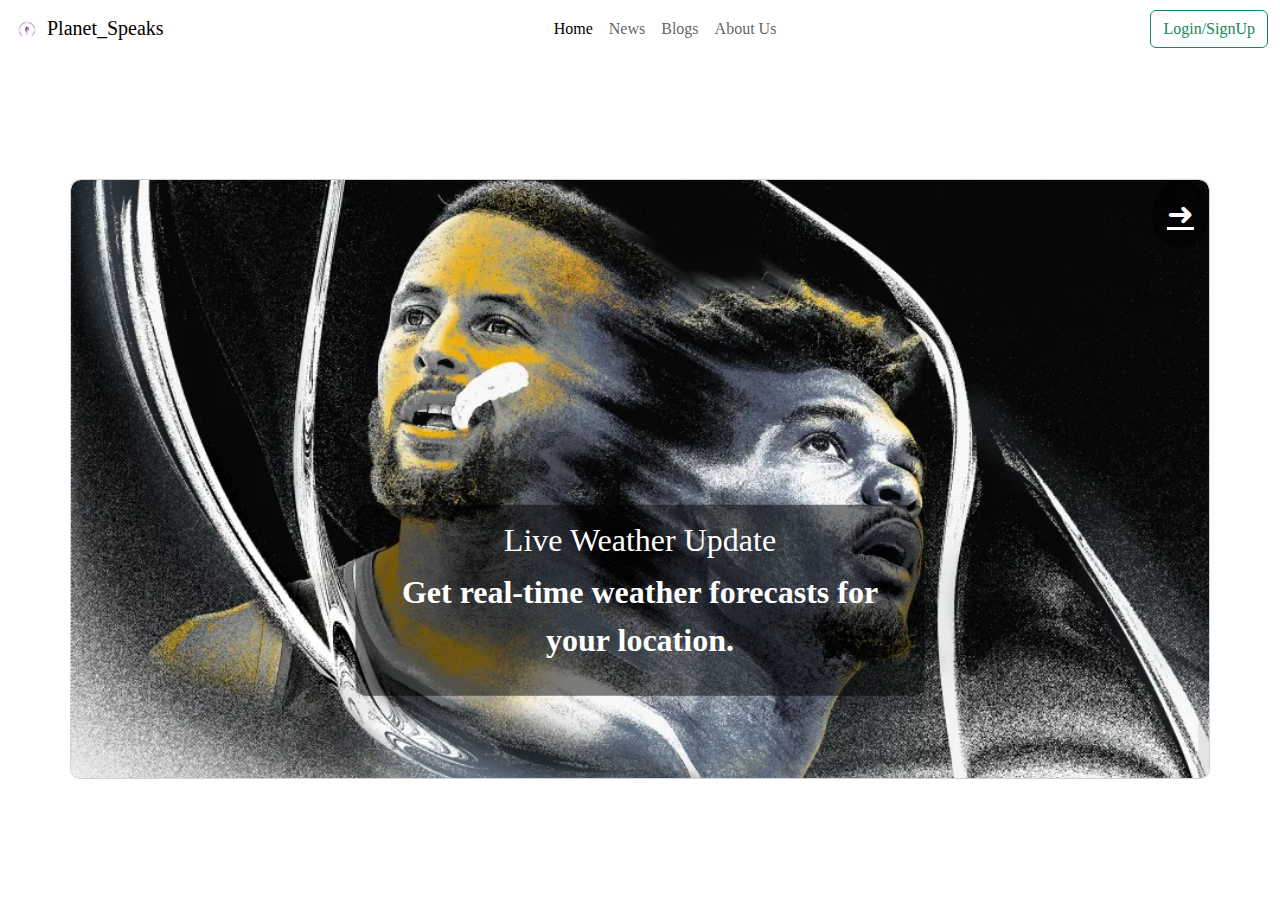
<file: index.html>
<!doctype html>
<html lang="en">
  <head>
    <meta charset="utf-8">
    <meta name="viewport" content="width=device-width, initial-scale=1">
    <title>Planet Speaks</title>
    <link rel="icon" href="img/icon.png">
    <link rel="stylesheet" href="style.css">
    <link href="https://cdn.jsdelivr.net/npm/bootstrap@5.3.3/dist/css/bootstrap.min.css" rel="stylesheet" integrity="sha384-QWTKZyjpPEjISv5WaRU9OFeRpok6YctnYmDr5pNlyT2bRjXh0JMhjY6hW+ALEwIH" crossorigin="anonymous">
  </head>
  <body style="font-family: 'Gentium Book Basic';">
    <head>
        <nav class="navbar navbar-expand-lg">
            <div class="container-fluid">
                
              <a class="navbar-brand" href="#">
                <img src="img/icon.png" alt="" width="30" height="30">
                Planet_Speaks
              </a>
              <button class="navbar-toggler" type="button" data-bs-toggle="collapse" data-bs-target="#navbarNav" aria-controls="navbarNav" aria-expanded="false" aria-label="Toggle navigation">
                <span class="navbar-toggler-icon"></span>
              </button>
              <div class="collapse navbar-collapse" id="navbarNav">
                <ul class="navbar-nav mx-auto">
                  <li class="nav-item">
                    <a class="nav-link active" aria-current="page" href="index.html">Home</a>
                  </li>
                  <li class="nav-item">
                    <a class="nav-link" href="news.html">News</a>
                  </li>
                  <li class="nav-item">
                    <a class="nav-link" href="blogs.html">Blogs</a>
                  </li>
                  <li class="nav-item">
                    <a class="nav-link" href="about.html">About Us</a>
                  </li>
                </ul>
                <a href="login.html"><button class="btn btn-outline-success" type="submit">Login/SignUp</button></a>  
              </div>
            </div>
          </nav>
    </head>

    <main>
        <section class="container p-0">
            <div class="card text-center position-relative overflow-hidden d-flex flex-column"
                 style="border-radius: 10px; height: 85vh; max-height: 600px;">
                <div class="row align-items-start flex-grow-1 m-0">
                    <div class="col-12 p-0 h-100 position-relative">
                        <img src="img/06a4f6b0-d9bf-11ef-ba6e-34fface2083e.webp" 
                             alt="news img" 
                             class="img-fluid w-100 h-100" 
                             style="border-radius: 10px; object-fit: cover; max-height: 600px;">
                        
                        <!-- Overlay Text -->
                        <div class="overlay-text position-absolute top-60 start-50 translate-middle text-white">
                            <h2>Live Weather Update</h2>
                            <p>Get real-time weather forecasts for your location.</p>
                        </div>
    
                        <!-- Forward Icon Button -->
                        <a href="story.html" class="position-absolute top-0 end-0 text-white" 
                           style="cursor: pointer; font-size: 2rem; background: rgba(0, 0, 0, 0.5); padding: 10px 15px; border-radius: 50%;">
                            ➜
                        </a>
                    </div>
                </div>
            </div>
        </section>
    </main>
    
    
    
    
    
    <script src="https://cdn.jsdelivr.net/npm/bootstrap@5.3.3/dist/js/bootstrap.bundle.min.js" integrity="sha384-YvpcrYf0tY3lHB60NNkmXc5s9fDVZLESaAA55NDzOxhy9GkcIdslK1eN7N6jIeHz" crossorigin="anonymous"></script>
  </body>
</html>
</file>
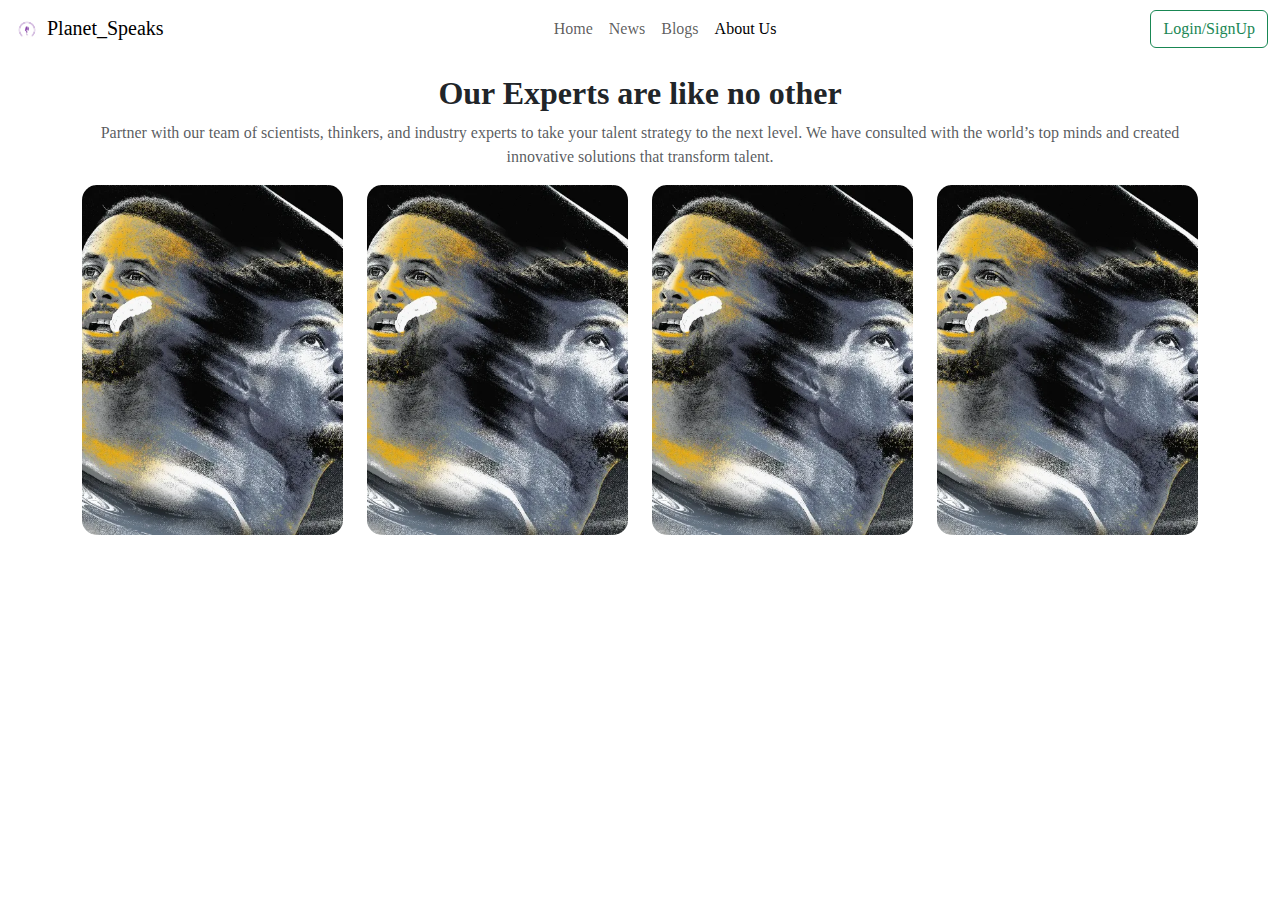
<file: about.html>
<!doctype html>
<html lang="en">
  <head>
    <meta charset="utf-8">
    <meta name="viewport" content="width=device-width, initial-scale=1">
    <title>About Us</title>
    <link rel="icon" href="img/icon.png">
    <link href="https://cdn.jsdelivr.net/npm/bootstrap@5.3.3/dist/css/bootstrap.min.css" rel="stylesheet" integrity="sha384-QWTKZyjpPEjISv5WaRU9OFeRpok6YctnYmDr5pNlyT2bRjXh0JMhjY6hW+ALEwIH" crossorigin="anonymous">
    <style>
        .expert-img {
            border-radius: 15px;
            object-fit: cover;
            height: 350px;
        }
    </style>
</head>
<body style="font-family: 'Gentium Book Basic';">

    <head>
        <nav class="navbar navbar-expand-lg">
            <div class="container-fluid">
                
              <a class="navbar-brand" href="#">
                <img src="img/icon.png" alt="" width="30" height="30">
                Planet_Speaks
              </a>
              <button class="navbar-toggler" type="button" data-bs-toggle="collapse" data-bs-target="#navbarNav" aria-controls="navbarNav" aria-expanded="false" aria-label="Toggle navigation">
                <span class="navbar-toggler-icon"></span>
              </button>
              <div class="collapse navbar-collapse" id="navbarNav">
                <ul class="navbar-nav mx-auto">
                    <li class="nav-item">
                      <a class="nav-link" href="index.html">Home</a>
                    </li>
                    <li class="nav-item">
                      <a class="nav-link"  href="news.html">News</a>
                    </li>
                    <li class="nav-item">
                      <a class="nav-link"  href="blogs.html">Blogs</a>
                    </li>
                    <li class="nav-item">
                      <a class="nav-link active" aria-current="page" href="about.html">About Us</a>
                    </li>
                  </ul>
                  <a href="login.html"><button class="btn btn-outline-success" type="submit">Login/SignUp</button></a>  
              </div>
            </div>
          </nav>
    </head>

<div class="container text-center py-3">
    <h2 class="fw-bold">Our Experts are like no other</h2>
    <p class="text-muted">
        Partner with our team of scientists, thinkers, and industry experts to take your talent strategy to the next level. 
        We have consulted with the world’s top minds and created innovative solutions that transform talent.
    </p>

    <!-- Experts Section -->
    <div class="row justify-content-center">
        <div class="col-md-3 col-sm-6 mb-2">
            <img src="img/06a4f6b0-d9bf-11ef-ba6e-34fface2083e.webp" class="img-fluid expert-img" alt="Expert">
        </div>
        <div class="col-md-3 col-sm-6 mb-2">
            <img src="img/06a4f6b0-d9bf-11ef-ba6e-34fface2083e.webp" class="img-fluid expert-img" alt="Expert">
        </div>
        <div class="col-md-3 col-sm-6 mb-2">
            <img src="img/06a4f6b0-d9bf-11ef-ba6e-34fface2083e.webp" class="img-fluid expert-img" alt="Expert">
        </div>
        <div class="col-md-3 col-sm-6 mb-2">
            <img src="img/06a4f6b0-d9bf-11ef-ba6e-34fface2083e.webp" class="img-fluid expert-img" alt="Expert">
        </div>
        
    </div>

   
</div>

<script src="https://cdn.jsdelivr.net/npm/bootstrap@5.3.3/dist/js/bootstrap.bundle.min.js"></script>
</body>
</html>
</file>
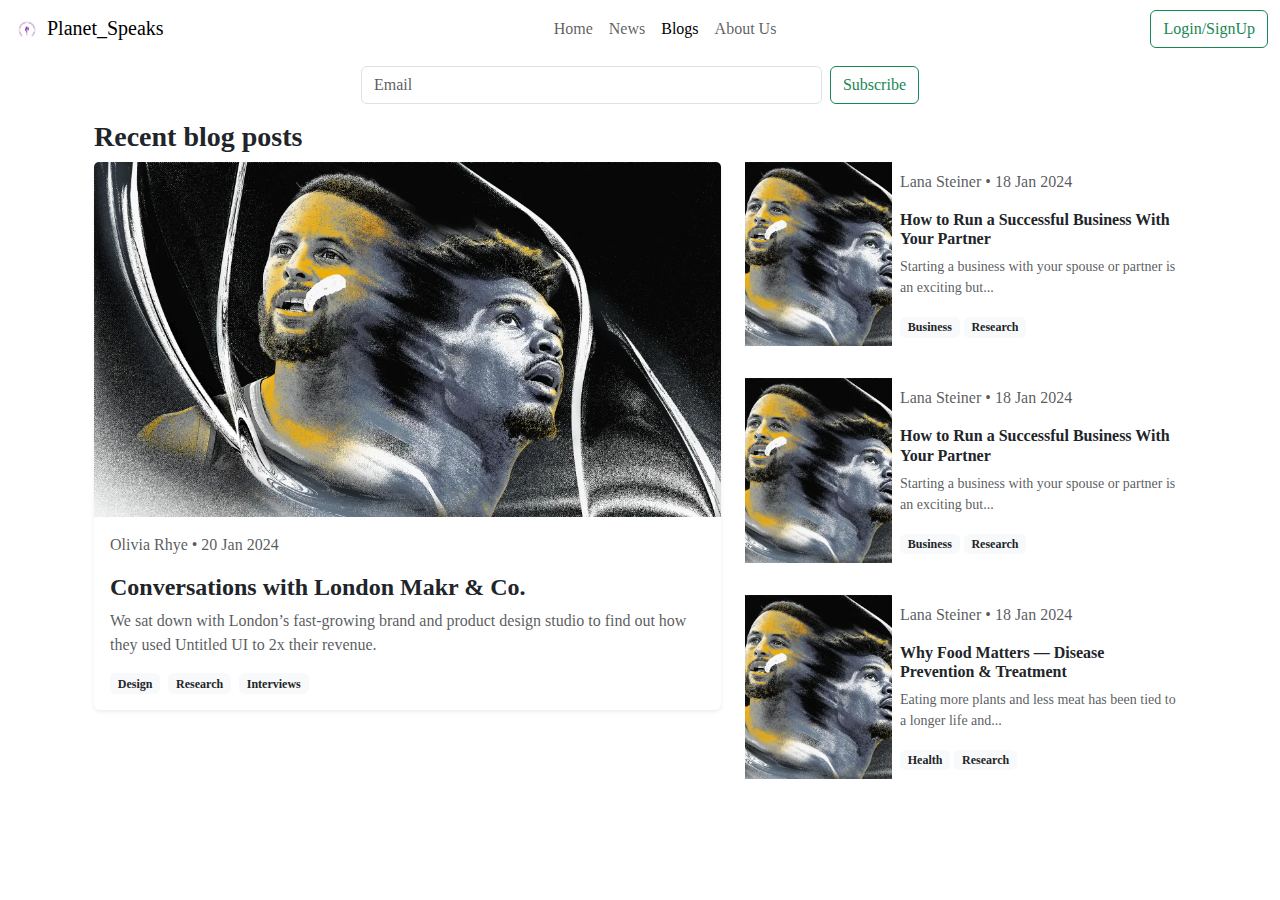
<file: blogs.html>
<!doctype html>
<html lang="en">
  <head>
    <meta charset="utf-8">
    <meta name="viewport" content="width=device-width, initial-scale=1">
    <title>News</title>
    <link rel="icon" href="img/icon.png">
    <link href="https://cdn.jsdelivr.net/npm/bootstrap@5.3.3/dist/css/bootstrap.min.css" rel="stylesheet" integrity="sha384-QWTKZyjpPEjISv5WaRU9OFeRpok6YctnYmDr5pNlyT2bRjXh0JMhjY6hW+ALEwIH" crossorigin="anonymous">
  </head>
  <body style="font-family: 'Gentium Book Basic';">
    <head>
        <nav class="navbar navbar-expand-lg">
            <div class="container-fluid">
                
              <a class="navbar-brand" href="#">
                <img src="img/icon.png" alt="" width="30" height="30">
                Planet_Speaks
              </a>
              <button class="navbar-toggler" type="button" data-bs-toggle="collapse" data-bs-target="#navbarNav" aria-controls="navbarNav" aria-expanded="false" aria-label="Toggle navigation">
                <span class="navbar-toggler-icon"></span>
              </button>
              <div class="collapse navbar-collapse" id="navbarNav">
                <ul class="navbar-nav mx-auto">
                    <li class="nav-item">
                      <a class="nav-link" href="index.html">Home</a>
                    </li>
                    <li class="nav-item">
                      <a class="nav-link"  href="news.html">News</a>
                    </li>
                    <li class="nav-item">
                      <a class="nav-link active" aria-current="page" href="blogs.html">Blogs</a>
                    </li>
                    <li class="nav-item">
                      <a class="nav-link" href="about.html">About Us</a>
                    </li>
                  </ul>
                  <a href="login.html"><button class="btn btn-outline-success" type="submit">Login/SignUp</button></a>  
              </div>
            </div>
          </nav>
    </head>


    <main class="container">
        
          <div class="d-flex justify-content-center align-items-center my-2">
            <form class="d-flex align-items-center w-50" role="search">
                <input class="form-control flex-grow-1 me-2" type="email" placeholder="Email" aria-label="Search">
                <button class="btn btn-outline-success" type="submit">Subscribe</button>
            </form>
          </div>
    
      
      <div class="container my-3">
        <h3 class="fw-bold">Recent blog posts</h3>
         <div class="row g-4">
            <!-- Featured Blog Post -->
                <div class="col-lg-7">
                    <div class="card border-0 shadow-sm">
                        <img src="img/06a4f6b0-d9bf-11ef-ba6e-34fface2083e.webp" class="card-img-top" alt="Featured Blog" width="50">
                        <div class="card-body">
                            <p class="text-muted">Olivia Rhye • 20 Jan 2024</p>
                            <h4 class="fw-bold">Conversations with London Makr & Co.</h4>
                            <p class="text-muted">
                                We sat down with London’s fast-growing brand and product design studio to find out how they used Untitled UI to 2x their revenue.
                            </p>
                            <div class="d-flex gap-2">
                                <span class="badge bg-light text-dark">Design</span>
                                <span class="badge bg-light text-dark">Research</span>
                                <span class="badge bg-light text-dark">Interviews</span>
                            </div>
                            <a href="#" class="stretched-link"></a>
                        </div>
                    </div>
                </div> 
    
            <!-- Smaller Blog Posts -->
            <div class="col-lg-5 d-flex flex-column gap-3">
                   <div class="mb-3" style="max-width: 540px;">
                      <div class="row g-0">
                          <div class="col-md-4">
                              <img src="img/06a4f6b0-d9bf-11ef-ba6e-34fface2083e.webp" 
                                  class="img-fluid h-100 w-100" 
                                  style="object-fit: cover;" 
                                  alt="news post">
                          </div>
                          <div class="col-md-8 p-2">
                              <div class="card-body">
                                  <p class="text-muted">Lana Steiner • 18 Jan 2024</p>
                                  <h6 class="fw-bold">How to Run a Successful Business With Your Partner</h6>
                                  <p class="text-muted small">Starting a business with your spouse or partner is an exciting but...</p>
                                  <span class="badge bg-light text-dark">Business</span>
                                  <span class="badge bg-light text-dark">Research</span>
                                
                              </div>
                          </div>
                      </div>
                    </div> 
            
    
                

                <div class="mb-3" style="max-width: 540px;">
                  <div class="row g-0">
                      <div class="col-md-4">
                          <img src="img/06a4f6b0-d9bf-11ef-ba6e-34fface2083e.webp" 
                              class="img-fluid h-100 w-100" 
                              style="object-fit: cover;" 
                              alt="news post">
                      </div>
                      <div class="col-md-8 p-2">
                          <div class="card-body">
                            <p class="text-muted">Lana Steiner • 18 Jan 2024</p>
                            <h6 class="fw-bold">How to Run a Successful Business With Your Partner</h6>
                            <p class="text-muted small">Starting a business with your spouse or partner is an exciting but...</p>
                            <span class="badge bg-light text-dark">Business</span>
                            <span class="badge bg-light text-dark">Research</span>
                          
                          </div>
                      </div>
                  </div>
                </div>
    
               

                <div class="mb-3" style="max-width: 540px;">
                  <div class="row g-0">
                      <div class="col-md-4">
                          <img src="img/06a4f6b0-d9bf-11ef-ba6e-34fface2083e.webp" 
                              class="img-fluid h-100 w-100" 
                              style="object-fit: cover;" 
                              alt="news post">
                      </div>
                      <div class="col-md-8 p-2">
                          <div class="card-body">
                            <p class="text-muted">Lana Steiner • 18 Jan 2024</p>
                            <h6 class="fw-bold">Why Food Matters — Disease Prevention & Treatment</h6>
                            <p class="text-muted small">Eating more plants and less meat has been tied to a longer life and...</p>
                            <span class="badge bg-light text-dark">Health</span>
                            <span class="badge bg-light text-dark">Research</span>
                          
                          </div>
                      </div>
                  </div>
                </div>
            </div>
        </div>
    </div>

    
    </main>
    <script src="https://cdn.jsdelivr.net/npm/bootstrap@5.3.3/dist/js/bootstrap.bundle.min.js" integrity="sha384-YvpcrYf0tY3lHB60NNkmXc5s9fDVZLESaAA55NDzOxhy9GkcIdslK1eN7N6jIeHz" crossorigin="anonymous"></script>
  </body>
</html>
</file>
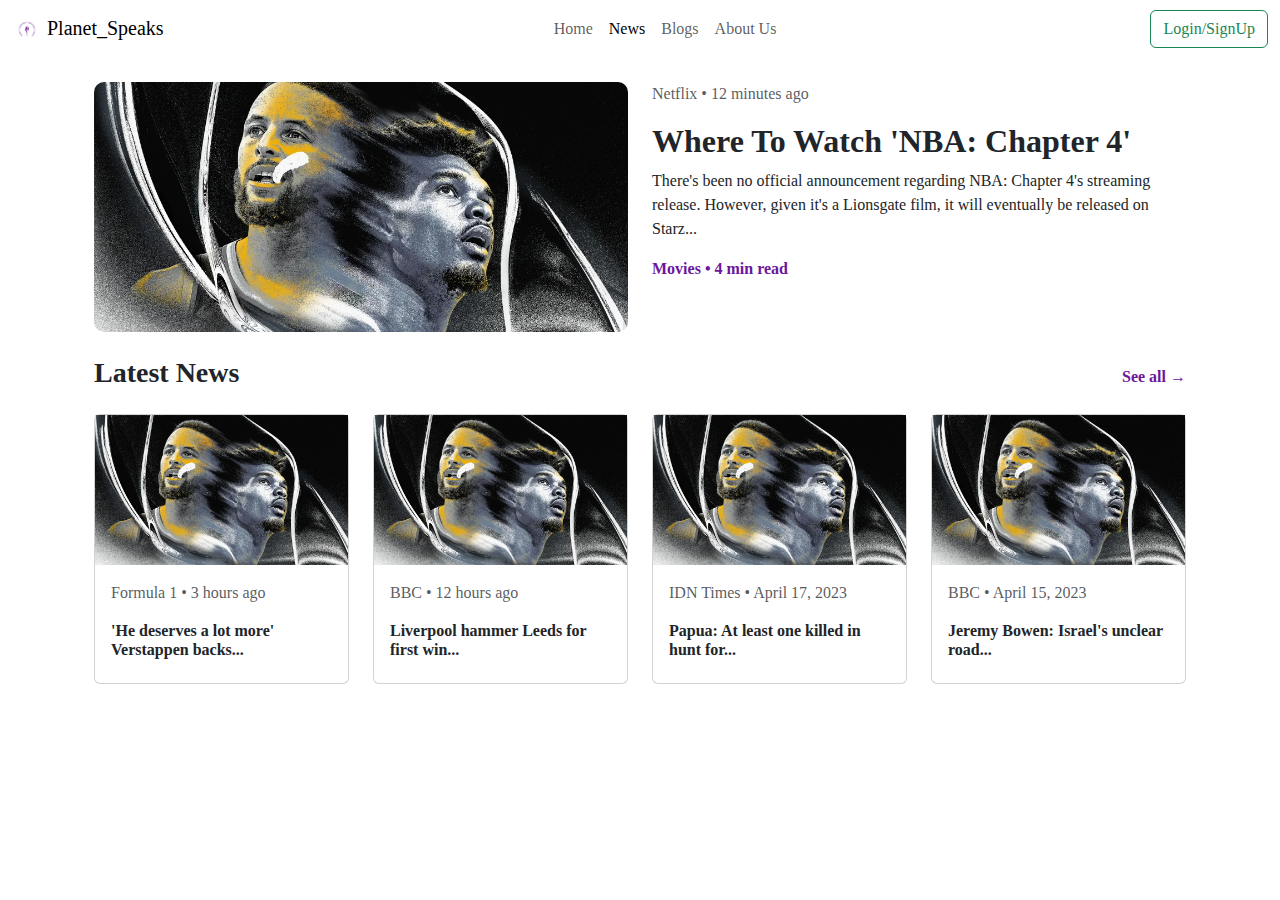
<file: news.html>
<!doctype html>
<html lang="en">
  <head>
    <meta charset="utf-8">
    <meta name="viewport" content="width=device-width, initial-scale=1">
    <title>Blogs</title>
    <link rel="icon" href="img/icon.png">
    <link href="https://cdn.jsdelivr.net/npm/bootstrap@5.3.3/dist/css/bootstrap.min.css" rel="stylesheet" integrity="sha384-QWTKZyjpPEjISv5WaRU9OFeRpok6YctnYmDr5pNlyT2bRjXh0JMhjY6hW+ALEwIH" crossorigin="anonymous">
  </head>
  <body style="font-family: 'Gentium Book Basic';">

    <style>
         .hero-img {
            width: 100%;
            height: 250px;
            object-fit: cover;
            border-radius: 10px;
        }
        .news-card img {
            width: 100%;
            height: 150px;
            object-fit: cover;
            /* border-radius: 10px; */
        }
        .news-category {
            color: #6c169c;
            font-weight: bold;
        }
        .see-all {
            text-decoration: none;
            font-weight: bold;
            color: #6c169c;
        }
    </style>
    <head>
        <nav class="navbar navbar-expand-lg">
            <div class="container-fluid">
                
              <a class="navbar-brand" href="#">
                <img src="img/icon.png" alt="" width="30" height="30">
                Planet_Speaks
              </a>
              <button class="navbar-toggler" type="button" data-bs-toggle="collapse" data-bs-target="#navbarNav" aria-controls="navbarNav" aria-expanded="false" aria-label="Toggle navigation">
                <span class="navbar-toggler-icon"></span>
              </button>
              <div class="collapse navbar-collapse" id="navbarNav">
                <ul class="navbar-nav mx-auto">
                  <li class="nav-item">
                    <a class="nav-link"  href="index.html">Home</a>
                  </li>
                  <li class="nav-item">
                    <a class="nav-link active"  aria-current="page" href="news.html">News</a>
                  </li>
                  <li class="nav-item">
                    <a class="nav-link"  href="blogs.html">Blogs</a>
                  </li>
                  <li class="nav-item">
                    <a class="nav-link" href="about.html">About Us</a>
                  </li>
                </ul>
              <a href="login.html"><button class="btn btn-outline-success" type="submit">Login/SignUp</button></a>  
              </div>
            </div>
          </nav>
    </head>


    <main class="container">
        <div class="container my-4">
            <!-- Hero Section -->
            <div class="row">
                <div class="col-md-6">
                    <img src="img/06a4f6b0-d9bf-11ef-ba6e-34fface2083e.webp" class="hero-img" alt="Featured News">
                </div>
                <div class="col-md-6">
                    <p class="text-muted">Netflix • 12 minutes ago</p>
                    <h2 class="fw-bold">Where To Watch 'NBA: Chapter 4'</h2>
                    <p>There's been no official announcement regarding NBA: Chapter 4's streaming release. However, given it's a Lionsgate film, it will eventually be released on Starz...</p>
                    <p class="news-category">Movies • 4 min read</p>
                </div>
            </div>
        
            <!-- Latest News Section -->
            <div class="d-flex justify-content-between align-items-center mt-4">
                <h3 class="fw-bold">Latest News</h3>
                <a href="#" class="see-all">See all →</a>
            </div>
        
            <div class="row mt-3">
                <!-- News Card 1 -->
                <div class="col-md-3">
                    <div class="card news-card">
                        <img src="img/06a4f6b0-d9bf-11ef-ba6e-34fface2083e.webp" alt="News Image">
                        <div class="card-body">
                            <p class="text-muted">Formula 1 • 3 hours ago</p>
                            <h6 class="fw-bold">'He deserves a lot more' Verstappen backs...</h6>
                        </div>
                    </div>
                </div>
                <!-- News Card 2 -->
                <div class="col-md-3">
                    <div class="card news-card">
                        <img src="img/06a4f6b0-d9bf-11ef-ba6e-34fface2083e.webp" alt="News Image">
                        <div class="card-body">
                            <p class="text-muted">BBC • 12 hours ago</p>
                            <h6 class="fw-bold">Liverpool hammer Leeds for first win...</h6>
                        </div>
                    </div>
                </div>
                <!-- News Card 3 -->
                <div class="col-md-3">
                    <div class="card news-card">
                        <img src="img/06a4f6b0-d9bf-11ef-ba6e-34fface2083e.webp" alt="News Image">
                        <div class="card-body">
                            <p class="text-muted">IDN Times • April 17, 2023</p>
                            <h6 class="fw-bold">Papua: At least one killed in hunt for...</h6>
                        </div>
                    </div>
                </div>
                <!-- News Card 4 -->
                <div class="col-md-3">
                    <div class="card news-card">
                        <img src="img/06a4f6b0-d9bf-11ef-ba6e-34fface2083e.webp" alt="News Image">
                        <div class="card-body">
                            <p class="text-muted">BBC • April 15, 2023</p>
                            <h6 class="fw-bold">Jeremy Bowen: Israel's unclear road...</h6>
                        </div>
                    </div>
                </div>
            </div>
        </div>
    </main>
   
    <script src="https://cdn.jsdelivr.net/npm/bootstrap@5.3.3/dist/js/bootstrap.bundle.min.js" integrity="sha384-YvpcrYf0tY3lHB60NNkmXc5s9fDVZLESaAA55NDzOxhy9GkcIdslK1eN7N6jIeHz" crossorigin="anonymous"></script>
  </body>
</html>
</file>
<file: style.css>
html, body {
    height: 100vh;
    margin: 0;
    padding: 0;
    display: flex;
    flex-direction: column;
    
}
a{
    cursor: pointer;
}
main {
    flex-grow: 1;
    display: flex;
    align-items: center;
    justify-content: center;
}

.position-relative {
    position: relative;
}
header{
    font-family: 'Montserrat Subrayada';font-size: 22px;
}

.overlay-text {
    position: absolute;
    top: 70%; 
    /* left: 0%; */
    transform: translate(-50%, -50%);
    color: white; /* Adjust text color */
    font-size: 2rem;
    font-weight: bold;
    text-align: center;
    background: rgba(0, 0, 0, 0.5); /* Optional: Add a semi-transparent background */
    padding: 1rem;
    border-radius: 10px;
}
</file>
